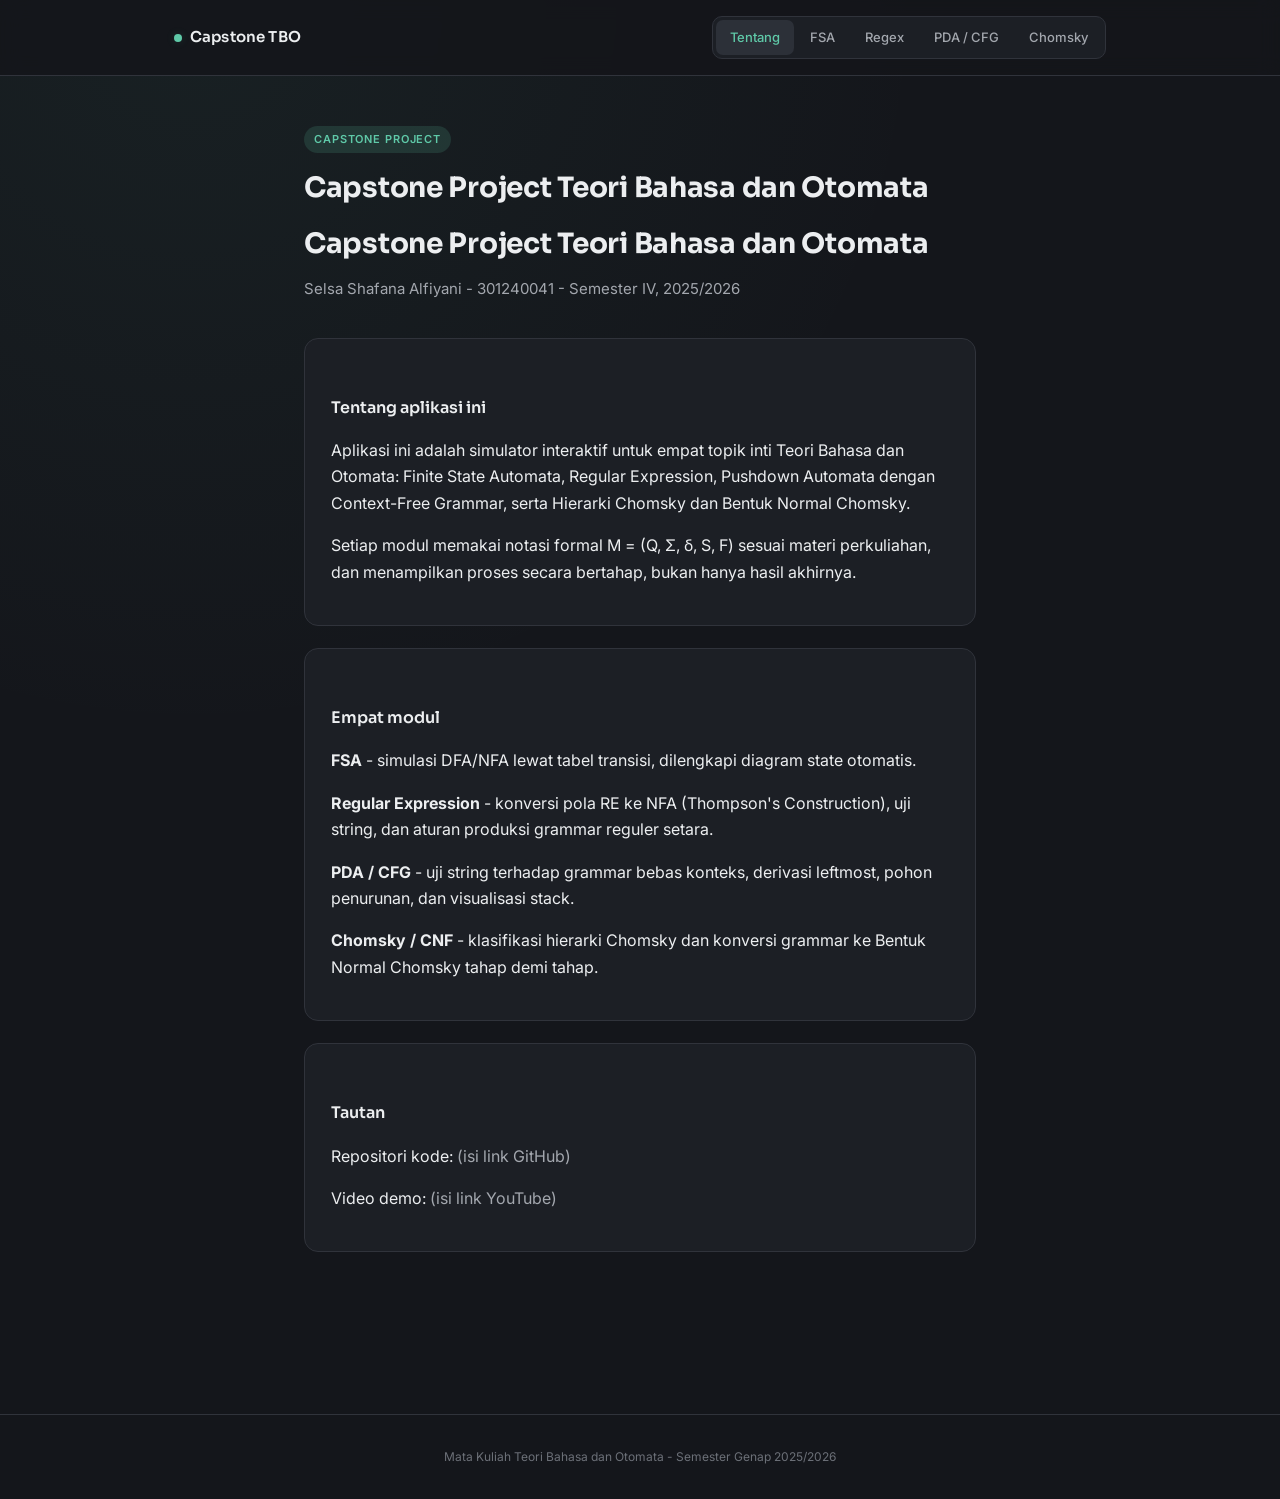
<file: index.html>
<!DOCTYPE html>
<html lang="id">
<head>
<meta charset="UTF-8">
<meta name="viewport" content="width=device-width, initial-scale=1.0">
<title>Capstone Teori Bahasa dan Otomata</title>
<link rel="stylesheet" href="css/style.css">
</head>
<body>

<header>
  <div class="header-inner">
    <span class="brand">Capstone TBO</span>
    <nav>
      <a href="index.html" class="active">Tentang</a>
      <a href="fsa.html">FSA</a>
      <a href="regex.html">Regex</a>
      <a href="pda.html">PDA / CFG</a>
      <a href="chomsky.html">Chomsky</a>
    </nav>
  </div>
</header>

<main>
  <span class="eyebrow">Capstone Project</span>
  <h1>Capstone Project Teori Bahasa dan Otomata</h1><h1>Capstone Project Teori Bahasa dan Otomata</h1>
  <p class="subtitle">Selsa Shafana Alfiyani - 301240041 - Semester IV, 2025/2026</p>

  <div class="card">
    <h2>Tentang aplikasi ini</h2>
    <p>Aplikasi ini adalah simulator interaktif untuk empat topik inti Teori Bahasa dan Otomata: Finite State Automata, Regular Expression, Pushdown Automata dengan Context-Free Grammar, serta Hierarki Chomsky dan Bentuk Normal Chomsky.</p>
    <p>Setiap modul memakai notasi formal M = (Q, Σ, δ, S, F) sesuai materi perkuliahan, dan menampilkan proses secara bertahap, bukan hanya hasil akhirnya.</p>
  </div>

  <div class="card">
    <h2>Empat modul</h2>
    <p><strong style="color:var(--text)">FSA</strong> - simulasi DFA/NFA lewat tabel transisi, dilengkapi diagram state otomatis.</p>
    <p><strong style="color:var(--text)">Regular Expression</strong> - konversi pola RE ke NFA (Thompson's Construction), uji string, dan aturan produksi grammar reguler setara.</p>
    <p><strong style="color:var(--text)">PDA / CFG</strong> - uji string terhadap grammar bebas konteks, derivasi leftmost, pohon penurunan, dan visualisasi stack.</p>
    <p><strong style="color:var(--text)">Chomsky / CNF</strong> - klasifikasi hierarki Chomsky dan konversi grammar ke Bentuk Normal Chomsky tahap demi tahap.</p>
  </div>

  <div class="card">
    <h2>Tautan</h2>
    <p>Repositori kode: <span style="color:var(--text-dim)">(isi link GitHub)</span></p>
    <p>Video demo: <span style="color:var(--text-dim)">(isi link YouTube)</span></p>
  </div>
</main>

<footer>Mata Kuliah Teori Bahasa dan Otomata - Semester Genap 2025/2026</footer>

</body>
</html>
</file>
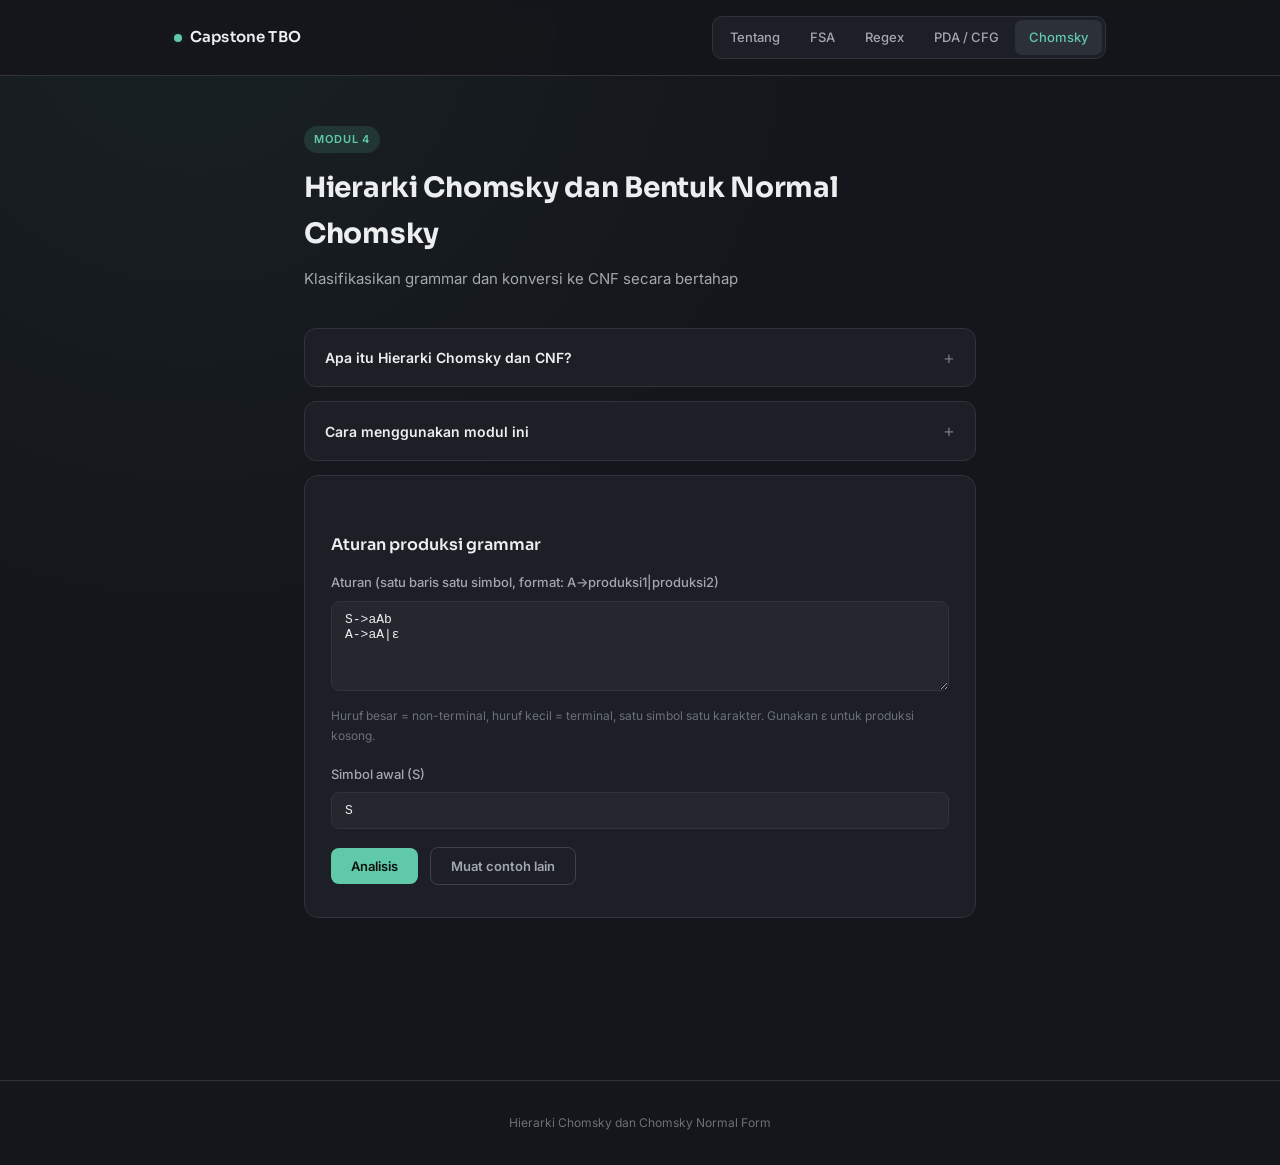
<file: chomsky.html>
<!DOCTYPE html>
<html lang="id">
<head>
<meta charset="UTF-8">
<meta name="viewport" content="width=device-width, initial-scale=1.0">
<title>Modul Chomsky / CNF - Capstone TBO</title>
<link rel="stylesheet" href="css/style.css">
</head>
<body>

<header>
  <div class="header-inner">
    <span class="brand">Capstone TBO</span>
    <nav>
      <a href="index.html">Tentang</a>
      <a href="fsa.html">FSA</a>
      <a href="regex.html">Regex</a>
      <a href="pda.html">PDA / CFG</a>
      <a href="chomsky.html" class="active">Chomsky</a>
    </nav>
  </div>
</header>

<main>
  <span class="eyebrow">Modul 4</span>
  <h1>Hierarki Chomsky dan Bentuk Normal Chomsky</h1>
  <p class="subtitle">Klasifikasikan grammar dan konversi ke CNF secara bertahap</p>

  <details class="info-panel">
    <summary>Apa itu Hierarki Chomsky dan CNF?</summary>
    <div class="info-body">
      <p><strong>Hierarki Chomsky</strong> membagi bahasa formal ke dalam empat tingkatan berdasarkan kompleksitas aturan produksinya - Tipe 0 (paling umum/tak terbatas) hingga Tipe 3 (paling sederhana/reguler). Semakin kecil nomor tipenya, semakin longgar aturannya; semakin besar nomornya, semakin ketat batasannya.</p>
      <p><strong>Chomsky Normal Form (CNF)</strong> adalah bentuk standar dari CFG di mana setiap aturan produksi hanya boleh berbentuk <code>A → BC</code> (dua simbol non-terminal) atau <code>A → a</code> (satu simbol terminal).</p>
      <p>Tujuan mengonversi grammar ke CNF adalah menyederhanakan strukturnya agar lebih mudah diproses oleh algoritma parsing, tanpa mengubah bahasa yang dihasilkan.</p>
    </div>
  </details>

  <details class="info-panel">
    <summary>Cara menggunakan modul ini</summary>
    <div class="info-body">
      <ol>
        <li>Tulis aturan produksi grammar, satu baris satu simbol, format <code>A-&gt;produksi1|produksi2</code>.</li>
        <li>Tentukan simbol awal (biasanya <code>S</code>).</li>
        <li>Klik <strong>"Analisis"</strong>.</li>
        <li>Sistem akan menampilkan klasifikasi tipe grammar, lalu tahapan konversi menuju CNF satu per satu: eliminasi produksi ε, eliminasi produksi unit, pemisahan terminal, hingga hasil akhir CNF.</li>
      </ol>
    </div>
  </details>
  <div class="card">
    <h2>Aturan produksi grammar</h2>
    <label>Aturan (satu baris satu simbol, format: A-&gt;produksi1|produksi2)</label>
    <textarea id="cnfGrammarInput">S->aAb
A->aA|ε</textarea>
    <p class="hint">Huruf besar = non-terminal, huruf kecil = terminal, satu simbol satu karakter. Gunakan ε untuk produksi kosong.</p>
    <label>Simbol awal (S)</label>
    <input type="text" id="cnfStartSymbol" value="S">
    <button onclick="runChomsky()">Analisis</button>
    <button class="secondary" onclick="loadExampleChomsky()">Muat contoh lain</button>
  </div>

  <div id="classifyResultBox"></div>

  <div class="card" id="cnfStepsCard" style="display:none">
    <h2>Tahapan konversi ke CNF</h2>
    <div id="cnfStepsOutput"></div>
  </div>
</main>

<footer>Hierarki Chomsky dan Chomsky Normal Form</footer>

<script src="js/chomsky.js"></script>
</body>
</html>
</file>
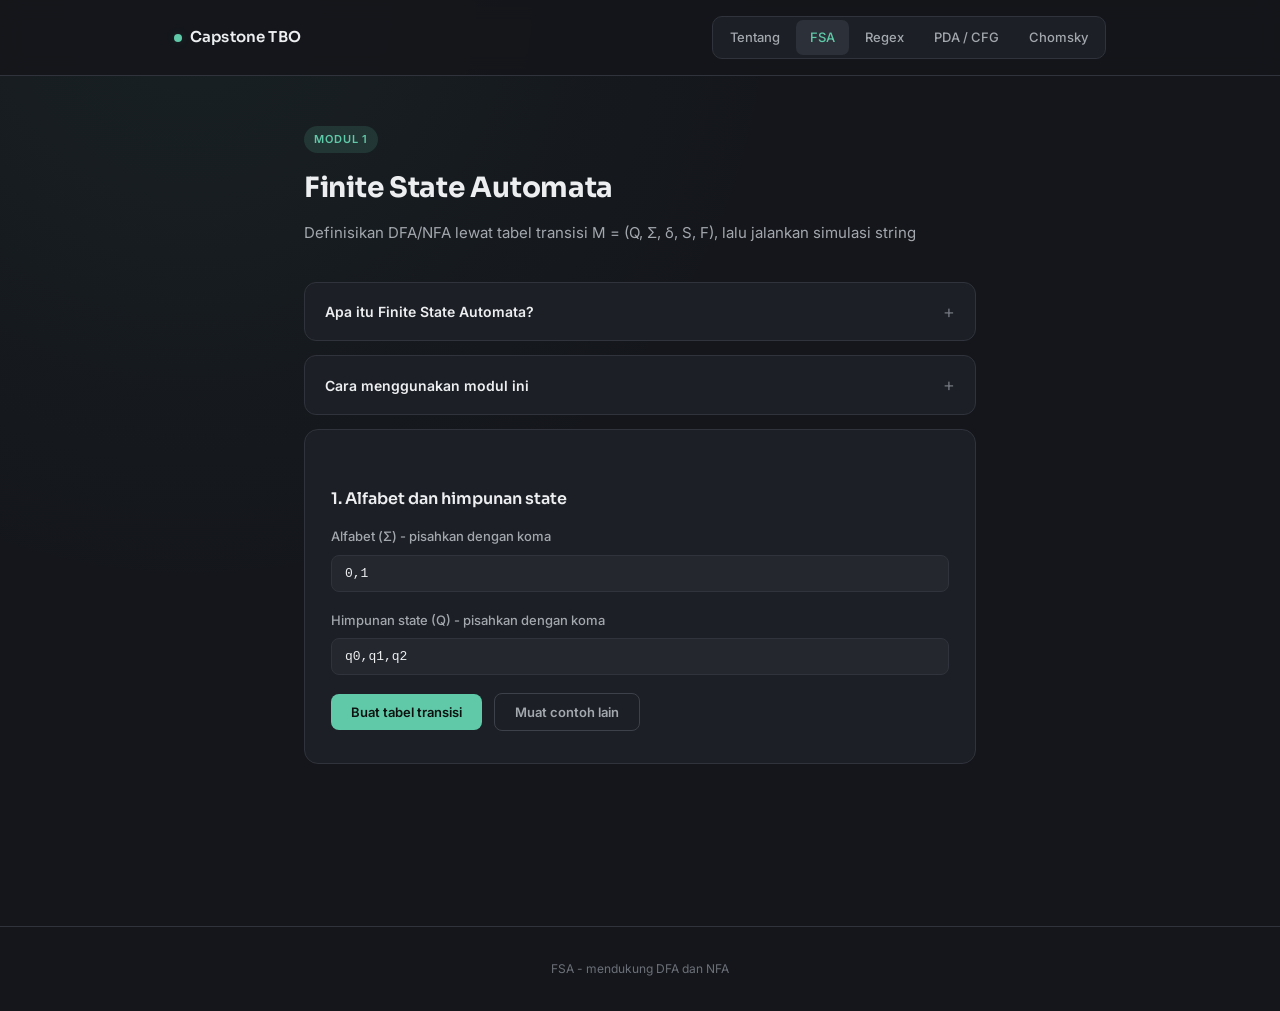
<file: fsa.html>
<!DOCTYPE html>
<html lang="id">
<head>
<meta charset="UTF-8">
<meta name="viewport" content="width=device-width, initial-scale=1.0">
<title>Modul FSA - Capstone TBO</title>
<link rel="stylesheet" href="css/style.css">
</head>
<body>

<header>
  <div class="header-inner">
    <span class="brand">Capstone TBO</span>
    <nav>
      <a href="index.html">Tentang</a>
      <a href="fsa.html" class="active">FSA</a>
      <a href="regex.html">Regex</a>
      <a href="pda.html">PDA / CFG</a>
      <a href="chomsky.html">Chomsky</a>
    </nav>
  </div>
</header>

<main>
  <span class="eyebrow">Modul 1</span>
  <h1>Finite State Automata</h1>
  <p class="subtitle">Definisikan DFA/NFA lewat tabel transisi M = (Q, Σ, δ, S, F), lalu jalankan simulasi string</p>

  <details class="info-panel">
    <summary>Apa itu Finite State Automata?</summary>
    <div class="info-body">
      <p>Finite State Automata (FSA) adalah model komputasi sederhana yang terdiri dari sejumlah <strong>state</strong> (kondisi) dan aturan perpindahan (<strong>transisi</strong>) antar state berdasarkan simbol yang dibaca satu per satu.</p>
      <p><strong>DFA (Deterministic Finite Automata)</strong> - setiap state hanya punya tepat satu tujuan untuk setiap simbol input, sehingga jalannya pasti dan tidak bercabang.</p>
      <p><strong>NFA (Non-deterministic Finite Automata)</strong> - satu state boleh punya lebih dari satu kemungkinan tujuan untuk simbol yang sama, sehingga mesin bisa "berada di beberapa state sekaligus".</p>
      <p>Sebuah string dikatakan <strong>diterima</strong> jika, setelah seluruh simbolnya dibaca habis, mesin berhenti di salah satu <strong>state akhir (F)</strong>.</p>
    </div>
  </details>

  <details class="info-panel">
    <summary>Cara menggunakan modul ini</summary>
    <div class="info-body">
      <ol>
        <li>Isi <strong>alfabet</strong> (simbol yang dipakai, misal <code>0,1</code>) dan daftar <strong>state</strong> (misal <code>q0,q1,q2</code>).</li>
        <li>Klik <strong>"Buat tabel transisi"</strong> untuk memunculkan tabel pengisian.</li>
        <li>Pilih <strong>state awal</strong>, lalu centang <strong>state akhir</strong> (boleh lebih dari satu).</li>
        <li>Isi tabel: untuk setiap state dan setiap simbol, tulis mau pindah ke state mana. Untuk NFA, boleh tulis lebih dari satu tujuan dipisah koma.</li>
        <li>Ketik string yang ingin diuji, lalu klik <strong>"Jalankan simulasi"</strong>.</li>
        <li>Hasil, jejak transisi, definisi formal, dan diagram visual akan muncul di bawahnya.</li>
      </ol>
    </div>
  </details>

  <div class="card">
    <h2>1. Alfabet dan himpunan state</h2>
    <label>Alfabet (Σ) - pisahkan dengan koma</label>
    <input type="text" id="alphabetInput" value="0,1">
    <label>Himpunan state (Q) - pisahkan dengan koma</label>
    <input type="text" id="statesInput" value="q0,q1,q2">
    <button onclick="generateTable()">Buat tabel transisi</button>
    <button class="secondary" onclick="loadExample()">Muat contoh lain</button>
  </div>

  <div class="card" id="tableCard" style="display:none">
    <h2>2. Tabel transisi (δ)</h2>
    <label>State awal (S)</label>
    <select id="startStateSelect"></select>
    <label style="margin-top:16px">State akhir / final (F) - boleh lebih dari satu</label>
    <div class="final-checks" id="finalChecks"></div>
    <label>Isi tujuan tiap state. Untuk NFA, tulis lebih dari satu tujuan dipisah koma. Kosongkan bila tidak ada transisi.</label>
    <div id="transitionTableWrap"></div>
    <label style="margin-top:16px">String yang diuji</label>
    <input type="text" id="testString" value="1011">
    <p class="hint">String hanya boleh berisi simbol yang ada di alfabet (contoh: 0 dan 1). String kosong akan diterima jika state awal juga ditandai sebagai state akhir.</p>
    <button onclick="runFSA()">Jalankan simulasi</button>
  </div>

  <div id="resultBox"></div>

  <div class="card" id="formalCard" style="display:none">
    <h2>Definisi formal M = (Q, Σ, δ, S, F)</h2>
    <div class="formal-grid" id="formalGrid"></div>
  </div>

  <div class="card" id="traceCard" style="display:none">
    <h2>Jejak transisi</h2>
    <div class="chain" id="traceOutput"></div>
  </div>

  <div class="card" id="diagramCard" style="display:none">
    <h2>Visualisasi state diagram</h2>
    <div class="diagram-box" id="diagramOutput"></div>
  </div>
</main>

<footer>FSA - mendukung DFA dan NFA</footer>

<script src="js/diagram.js"></script>
<script src="js/fsa.js"></script>
</body>
</html>
</file>
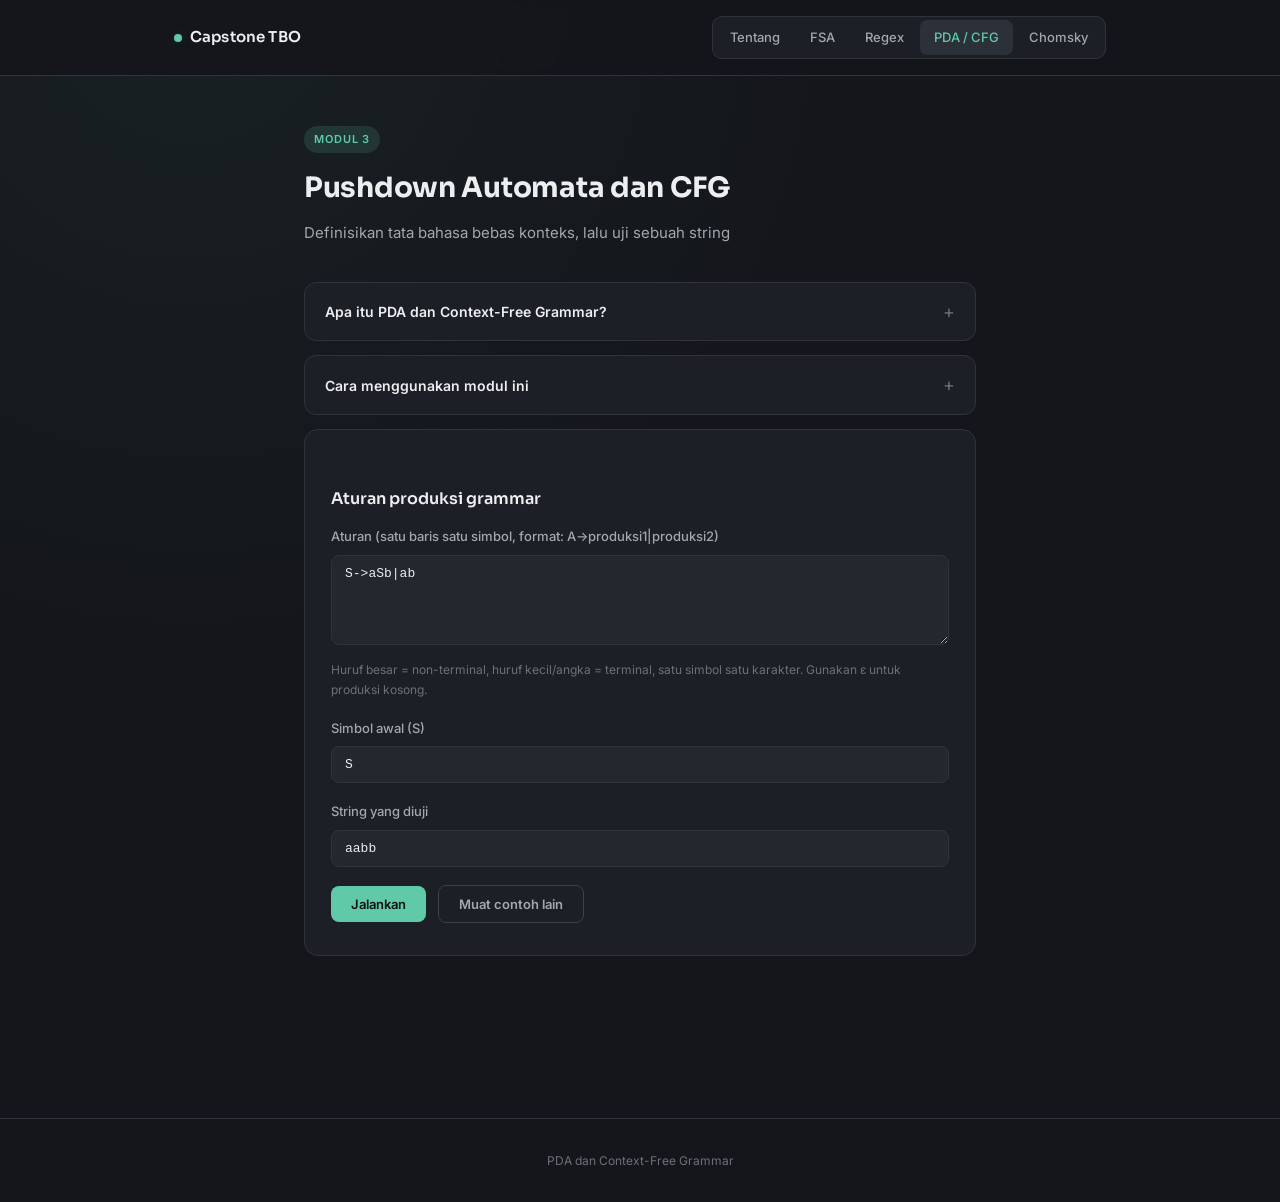
<file: pda.html>
<!DOCTYPE html>
<html lang="id">
<head>
<meta charset="UTF-8">
<meta name="viewport" content="width=device-width, initial-scale=1.0">
<title>Modul PDA / CFG - Capstone TBO</title>
<link rel="stylesheet" href="css/style.css">
</head>
<body>

<header>
  <div class="header-inner">
    <span class="brand">Capstone TBO</span>
    <nav>
      <a href="index.html">Tentang</a>
      <a href="fsa.html">FSA</a>
      <a href="regex.html">Regex</a>
      <a href="pda.html" class="active">PDA / CFG</a>
      <a href="chomsky.html">Chomsky</a>
    </nav>
  </div>
</header>

<main>
  <span class="eyebrow">Modul 3</span>
  <h1>Pushdown Automata dan CFG</h1>
  <p class="subtitle">Definisikan tata bahasa bebas konteks, lalu uji sebuah string</p>

  <details class="info-panel">
    <summary>Apa itu PDA dan Context-Free Grammar?</summary>
    <div class="info-body">
      <p><strong>Context-Free Grammar (CFG)</strong> adalah kumpulan aturan produksi yang mendefinisikan bagaimana sebuah string boleh dibentuk, dimulai dari satu simbol awal yang terus "diturunkan" hingga menjadi rangkaian simbol terminal.</p>
      <p><strong>Pushdown Automata (PDA)</strong> adalah automata yang dilengkapi <strong>stack</strong> (tumpukan memori), sehingga mampu mengenali bahasa yang lebih rumit dari FSA biasa - termasuk pola bersarang seperti tanda kurung yang harus seimbang.</p>
      <p>Proses menurunkan string dari simbol awal disebut <strong>derivasi</strong>. Jika derivasi dilakukan dengan selalu mengganti simbol non-terminal paling kiri lebih dulu, disebut <strong>derivasi leftmost</strong>. Hasil dari seluruh proses derivasi dapat digambarkan sebagai <strong>pohon penurunan (parse tree)</strong>.</p>
    </div>
  </details>

  <details class="info-panel">
    <summary>Cara menggunakan modul ini</summary>
    <div class="info-body">
      <ol>
        <li>Tulis aturan produksi grammar, satu baris satu simbol, format <code>A-&gt;produksi1|produksi2</code>.</li>
        <li>Tentukan simbol awal (biasanya <code>S</code>).</li>
        <li>Ketik string yang ingin diuji.</li>
        <li>Klik <strong>"Jalankan"</strong>.</li>
        <li>Jika diterima, akan muncul proses derivasi leftmost, visualisasi stack, dan pohon penurunan secara grafis.</li>
      </ol>
    </div>
  </details>

  <div class="card">
    <h2>Aturan produksi grammar</h2>
    <label>Aturan (satu baris satu simbol, format: A-&gt;produksi1|produksi2)</label>
    <textarea id="grammarInput">S->aSb|ab</textarea>
    <p class="hint">Huruf besar = non-terminal, huruf kecil/angka = terminal, satu simbol satu karakter. Gunakan ε untuk produksi kosong.</p>
    <label>Simbol awal (S)</label>
    <input type="text" id="startSymbol" value="S">
    <label>String yang diuji</label>
    <input type="text" id="pdaTestString" value="aabb">
    <button onclick="runPDA()">Jalankan</button>
    <button class="secondary" onclick="loadExamplePDA()">Muat contoh lain</button>
  </div>

  <div id="pdaResultBox"></div>

  <div class="card" id="derivationCard" style="display:none">
    <h2>Derivasi leftmost</h2>
    <div id="derivationOutput" style="font-family:var(--font-mono);font-size:13px;line-height:1.9"></div>
  </div>

  <div class="card" id="stackCard" style="display:none">
    <h2>Visualisasi stack PDA (tahap awal parsing)</h2>
    <p class="hint" style="margin-top:0">Menunjukkan isi stack saat menurunkan simbol awal secara leftmost</p>
    <div class="stack-view" id="stackOutput"></div>
  </div>

  <div class="card" id="treeCard" style="display:none">
    <h2>Pohon penurunan</h2>
    <div class="diagram-box" id="treeOutput"></div>
  </div>
</main>

<footer>PDA dan Context-Free Grammar</footer>

<script src="js/diagram.js"></script>
<script src="js/pda.js"></script>
</body>
</html>
</file>
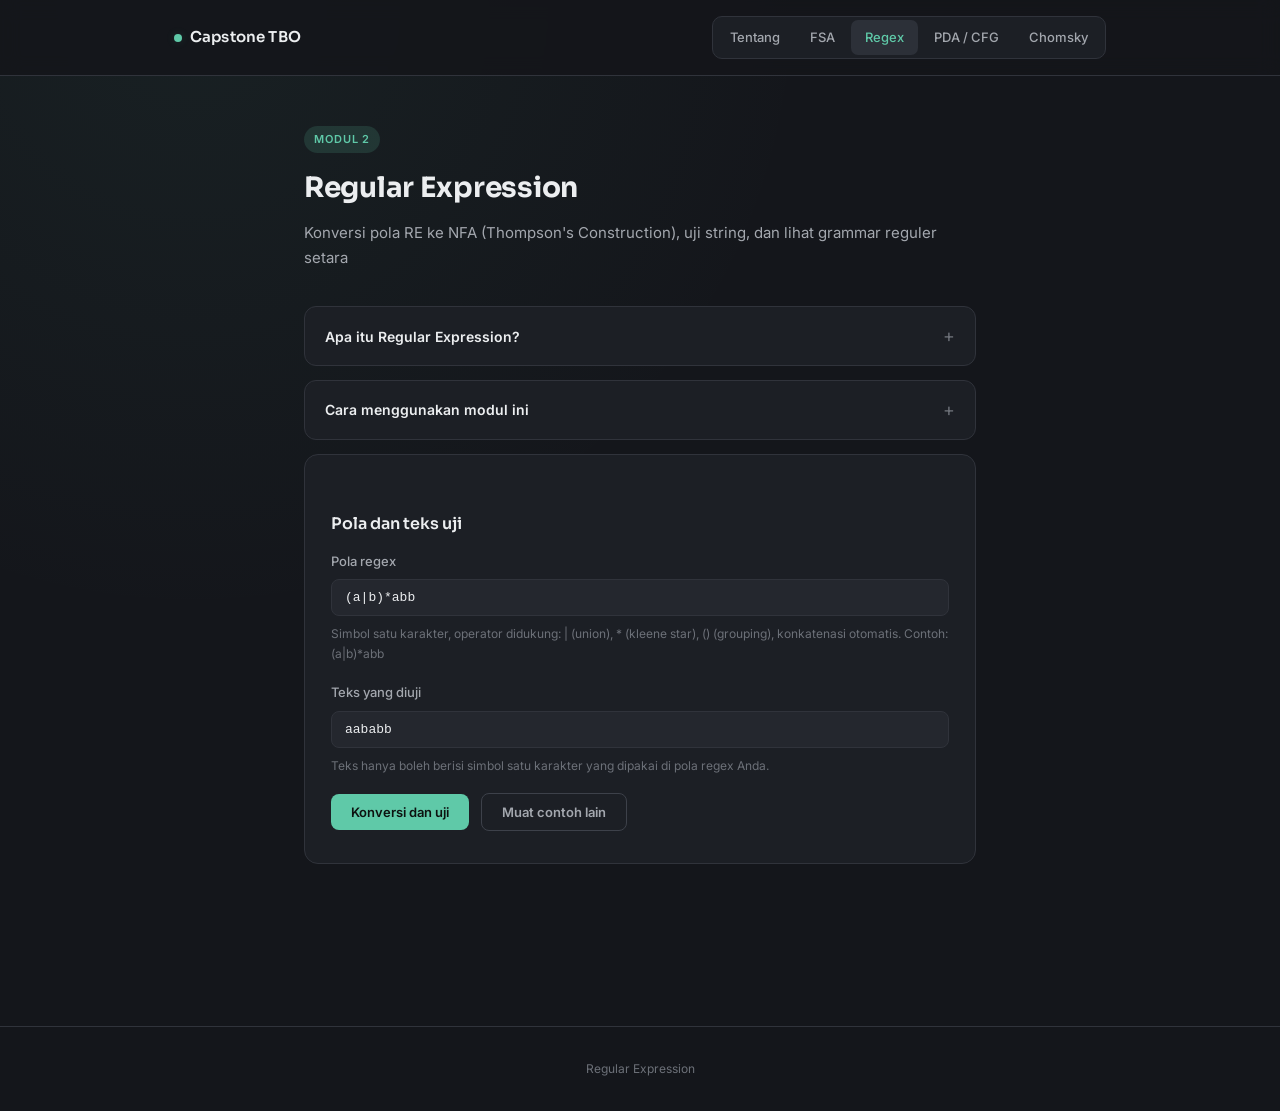
<file: regex.html>
<!DOCTYPE html>
<html lang="id">
<head>
<meta charset="UTF-8">
<meta name="viewport" content="width=device-width, initial-scale=1.0">
<title>Modul Regex - Capstone TBO</title>
<link rel="stylesheet" href="css/style.css">
</head>
<body>

<header>
  <div class="header-inner">
    <span class="brand">Capstone TBO</span>
    <nav>
      <a href="index.html">Tentang</a>
      <a href="fsa.html">FSA</a>
      <a href="regex.html" class="active">Regex</a>
      <a href="pda.html">PDA / CFG</a>
      <a href="chomsky.html">Chomsky</a>
    </nav>
  </div>
</header>

<main>
  <span class="eyebrow">Modul 2</span>
  <h1>Regular Expression</h1>
  <p class="subtitle">Konversi pola RE ke NFA (Thompson's Construction), uji string, dan lihat grammar reguler setara</p>

  <details class="info-panel">
    <summary>Apa itu Regular Expression?</summary>
    <div class="info-body">
      <p>Regular Expression (RE) adalah notasi ringkas untuk mendeskripsikan pola sebuah string. Alih-alih menuliskan mesin state satu per satu, pola bisa ditulis sebagai satu ekspresi singkat.</p>
      <p>Operator dasar yang didukung modul ini:</p>
      <ul>
        <li><strong>|</strong> (union) - "atau", contoh <code>a|b</code> berarti simbol a atau b</li>
        <li><strong>*</strong> (kleene star) - pengulangan nol kali atau lebih, contoh <code>a*</code> berarti kosong, a, aa, aaa, dst</li>
        <li><strong>()</strong> (grouping) - mengelompokkan sub-pola, contoh <code>(ab)*</code></li>
      </ul>
      <p>Setiap pola RE pada modul ini dikonversi menjadi NFA yang setara menggunakan metode <strong>Thompson's Construction</strong>, lalu NFA tersebut yang dipakai untuk menguji apakah suatu string cocok dengan pola.</p>
    </div>
  </details>

  <details class="info-panel">
    <summary>Cara menggunakan modul ini</summary>
    <div class="info-body">
      <ol>
        <li>Tulis pola regex pada kolom <strong>"Pola regex"</strong>.</li>
        <li>Tulis teks yang ingin diuji pada kolom <strong>"Teks yang diuji"</strong>.</li>
        <li>Klik <strong>"Konversi dan uji"</strong>.</li>
        <li>Hasil kecocokan akan langsung terlihat, diikuti definisi formal NFA hasil konversi, tabel transisi, diagram visual, dan aturan produksi grammar reguler yang setara.</li>
      </ol>
    </div>
  </details>

  <div class="card">
    <h2>Pola dan teks uji</h2>
    <label>Pola regex</label>
    <input type="text" id="pattern" value="(a|b)*abb">
    <p class="hint">Simbol satu karakter, operator didukung: | (union), * (kleene star), () (grouping), konkatenasi otomatis. Contoh: (a|b)*abb</p>
    <label>Teks yang diuji</label>
    <input type="text" id="testText" value="aababb">
    <p class="hint">Teks hanya boleh berisi simbol satu karakter yang dipakai di pola regex Anda.</p>
    <button onclick="runRegex()">Konversi dan uji</button>
    <button class="secondary" onclick="loadExampleRegex()">Muat contoh lain</button>
  </div>

  <div id="resultBox"></div>

  <div class="card" id="formalCard" style="display:none">
    <h2>Definisi formal hasil konversi NFA</h2>
    <div class="formal-grid" id="formalGrid"></div>
  </div>

  <div class="card" id="tableCard" style="display:none">
    <h2>Tabel transisi NFA</h2>
    <div id="tableOutput"></div>
  </div>

  <div class="card" id="diagramCard" style="display:none">
    <h2>Visualisasi state diagram NFA</h2>
    <div class="diagram-box" id="diagramOutput"></div>
  </div>

  <div class="card" id="grammarCard" style="display:none">
    <h2>Aturan produksi grammar reguler setara</h2>
    <p class="hint" style="margin-top:0">Diturunkan langsung dari struktur NFA: tiap state adalah non-terminal</p>
    <div class="grammar-list" id="grammarOutput"></div>
  </div>
</main>

<footer>Regular Expression</footer>

<script src="js/diagram.js"></script>
<script src="js/regex.js"></script>
</body>
</html>
</file>
<file: css/style.css>
@import url('https://fonts.googleapis.com/css2?family=Inter:wght@400;500;600&family=Sora:wght@500;600;700&display=swap');

:root {
  --bg: #14161b;
  --surface: #1c1f25;
  --surface-2: #24272e;
  --surface-3: #2c3038;
  --border: #30333b;
  --border-strong: #3d414a;
  --text: #eceef0;
  --text-dim: #a3a7ae;
  --text-muted: #6c7078;
  --accent: #5fc9a8;
  --accent-dim: #3f8f74;
  --accent-glow: rgba(95, 201, 168, 0.15);
  --danger: #e07a68;
  --success: #6bc27f;
  --font-sans: 'Inter', -apple-system, BlinkMacSystemFont, sans-serif;
  --font-heading: 'Sora', 'Inter', sans-serif;
  --font-mono: 'JetBrains Mono', 'SF Mono', Consolas, Menlo, monospace;
}

* { box-sizing: border-box; }

body {
  margin: 0;
  background: var(--bg);
  background-image: radial-gradient(circle at 15% 0%, rgba(95, 201, 168, 0.06), transparent 40%);
  color: var(--text);
  font-family: var(--font-sans);
  line-height: 1.65;
  -webkit-font-smoothing: antialiased;
}

header {
  position: sticky;
  top: 0;
  z-index: 10;
  background: rgba(20, 22, 27, 0.85);
  backdrop-filter: blur(10px);
  border-bottom: 1px solid var(--border);
}

.header-inner {
  max-width: 980px;
  margin: 0 auto;
  padding: 16px 24px;
  display: flex;
  align-items: center;
  justify-content: space-between;
  gap: 24px;
  flex-wrap: wrap;
}

header .brand {
  font-family: var(--font-heading);
  font-size: 15px;
  font-weight: 600;
  letter-spacing: 0.01em;
  display: flex;
  align-items: center;
  gap: 8px;
}

header .brand::before {
  content: '';
  width: 8px;
  height: 8px;
  border-radius: 50%;
  background: var(--accent);
  box-shadow: 0 0 8px var(--accent-glow);
}

nav {
  display: flex;
  gap: 2px;
  background: var(--surface);
  border: 1px solid var(--border);
  border-radius: 10px;
  padding: 3px;
  flex-wrap: wrap;
}

nav a {
  color: var(--text-dim);
  text-decoration: none;
  font-size: 13px;
  font-weight: 500;
  padding: 7px 14px;
  border-radius: 7px;
  transition: color 0.15s, background 0.15s;
  white-space: nowrap;
}

nav a:hover { color: var(--text); }

nav a.active {
  background: var(--surface-3);
  color: var(--accent);
}

main {
  max-width: 720px;
  margin: 0 auto;
  padding: 48px 24px 100px;
}

h1 {
  font-family: var(--font-heading);
  font-size: 28px;
  font-weight: 700;
  letter-spacing: -0.01em;
  margin: 0 0 10px;
}

h2 {
  font-family: var(--font-heading);
  font-size: 16px;
  font-weight: 600;
  margin: 32px 0 14px;
}

h3 {
  font-family: var(--font-heading);
  font-size: 13px;
  font-weight: 600;
  color: var(--text-dim);
  margin: 20px 0 10px;
  text-transform: uppercase;
  letter-spacing: 0.04em;
}

p.subtitle {
  color: var(--text-dim);
  font-size: 15px;
  margin: 0 0 36px;
}

.card {
  background: var(--surface);
  border: 1px solid var(--border);
  border-radius: 14px;
  padding: 24px 26px;
  margin-bottom: 22px;
}

label {
  display: block;
  font-size: 13px;
  color: var(--text-dim);
  margin-bottom: 7px;
  font-weight: 500;
}

textarea, input[type="text"], select {
  width: 100%;
  background: var(--surface-2);
  border: 1px solid var(--border);
  border-radius: 8px;
  color: var(--text);
  font-family: var(--font-mono);
  font-size: 13px;
  padding: 10px 13px;
  margin-bottom: 18px;
  transition: border-color 0.15s;
}

textarea { min-height: 90px; resize: vertical; }

textarea:focus, input:focus, select:focus {
  outline: none;
  border-color: var(--accent-dim);
  box-shadow: 0 0 0 3px var(--accent-glow);
}

button {
  background: var(--accent);
  color: #0d1210;
  border: none;
  border-radius: 8px;
  font-family: var(--font-sans);
  font-size: 13px;
  font-weight: 600;
  padding: 10px 20px;
  cursor: pointer;
  transition: background 0.15s, transform 0.1s;
  margin-right: 8px;
  margin-bottom: 8px;
}

button:hover { background: #74d6b6; }
button:active { transform: scale(0.98); }

button.secondary {
  background: transparent;
  border: 1px solid var(--border-strong);
  color: var(--text-dim);
}

button.secondary:hover {
  border-color: var(--text-dim);
  color: var(--text);
  background: var(--surface-2);
}

.result {
  display: flex;
  align-items: center;
  justify-content: space-between;
  border-radius: 10px;
  padding: 15px 20px;
  margin: 18px 0;
  font-size: 14px;
  font-weight: 600;
  border: 1px solid transparent;
  flex-wrap: wrap;
  gap: 6px;
}

.result.accepted {
  background: rgba(107, 194, 127, 0.1);
  color: var(--success);
  border-color: rgba(107, 194, 127, 0.25);
}

.result.rejected {
  background: rgba(224, 122, 104, 0.1);
  color: var(--danger);
  border-color: rgba(224, 122, 104, 0.25);
}

.result.error {
  background: var(--surface-2);
  color: var(--text-dim);
  border-color: var(--border);
}

.trace, .chain {
  display: flex;
  flex-wrap: wrap;
  align-items: center;
  gap: 6px;
  font-family: var(--font-mono);
  font-size: 12px;
}

.trace .state, .chain .step {
  background: var(--surface-2);
  border: 1px solid var(--border);
  border-radius: 6px;
  padding: 6px 10px;
}

.trace .state.fail, .chain .step.dead { border-color: var(--danger); color: var(--danger); }
.trace .symbol, .chain .arrow { color: var(--text-muted); }

.hint {
  font-size: 12px;
  color: var(--text-muted);
  margin-top: -10px;
  margin-bottom: 18px;
}

footer {
  text-align: center;
  color: var(--text-muted);
  font-size: 12px;
  padding: 32px 24px;
  border-top: 1px solid var(--border);
  margin-top: 40px;
}

.formal-grid {
  display: grid;
  grid-template-columns: repeat(4, 1fr);
  gap: 12px;
  margin: 18px 0;
}

.formal-card {
  background: var(--surface-2);
  border: 1px solid var(--border);
  border-radius: 10px;
  padding: 14px;
}

.formal-card .label {
  font-size: 11px;
  color: var(--text-muted);
  margin-bottom: 5px;
  text-transform: uppercase;
  letter-spacing: 0.04em;
}

.formal-card .value {
  font-family: var(--font-mono);
  font-size: 14px;
  color: var(--accent);
  word-break: break-word;
}

table.transition-table {
  width: 100%;
  border-collapse: collapse;
  margin-bottom: 18px;
  font-size: 13px;
  border-radius: 10px;
  overflow: hidden;
}

table.transition-table th, table.transition-table td {
  border: 1px solid var(--border);
  padding: 9px;
  text-align: center;
}

table.transition-table th {
  background: var(--surface-2);
  color: var(--text-dim);
  font-weight: 600;
  font-size: 12px;
}

table.transition-table td input {
  width: 100%;
  background: var(--surface-3);
  border: 1px solid var(--border);
  border-radius: 6px;
  color: var(--text);
  font-family: var(--font-mono);
  font-size: 12px;
  padding: 6px 7px;
  text-align: center;
  margin: 0;
}

table.transition-table.readonly td {
  font-family: var(--font-mono);
  color: var(--text-dim);
}

.final-checks {
  display: flex;
  flex-wrap: wrap;
  gap: 12px;
  margin-bottom: 18px;
}

.final-checks label {
  display: flex;
  align-items: center;
  gap: 6px;
  font-size: 13px;
  color: var(--text);
  margin-bottom: 0;
  font-weight: 400;
}

.diagram-box {
  background: var(--surface-2);
  border: 1px solid var(--border);
  border-radius: 12px;
  padding: 20px;
  overflow-x: auto;
}

.grammar-list {
  display: flex;
  flex-direction: column;
  gap: 6px;
  font-family: var(--font-mono);
  font-size: 13px;
}

.grammar-list .rule {
  background: var(--surface-2);
  border: 1px solid var(--border);
  border-radius: 6px;
  padding: 8px 12px;
}

.grammar-list .rule .nt { color: var(--accent); }

/* pohon penurunan, modul PDA/CFG */
.tree-view { font-family: var(--font-mono); font-size: 13px; }
.tree-node { margin: 4px 0; }
.tree-label {
  background: var(--surface-2);
  border: 1px solid var(--border);
  border-radius: 5px;
  padding: 3px 8px;
  color: var(--accent);
}
.tree-leaf { background: transparent; color: var(--text-dim); padding: 3px 8px; }
.tree-children {
  margin-left: 24px;
  padding-left: 12px;
  border-left: 1px solid var(--border);
  margin-top: 4px;
}

/* visualisasi stack PDA */
.stack-view {
  display: flex;
  flex-direction: column-reverse;
  gap: 4px;
  width: 80px;
  font-family: var(--font-mono);
  font-size: 13px;
}

.stack-view .cell {
  background: var(--surface-2);
  border: 1px solid var(--border);
  border-radius: 6px;
  padding: 8px;
  text-align: center;
}

.stack-view .cell.bottom { border-color: var(--accent-dim); color: var(--accent); }

/* kontrol zoom untuk diagram dan pohon penurunan */
.zoom-controls {
  display: flex;
  gap: 8px;
  margin-bottom: 12px;
}

.zoom-btn {
  padding: 6px 12px;
  font-size: 12px;
  margin: 0;
}

.zoom-scroll {
  overflow: auto;
  max-height: 440px;
  border-radius: 8px;
  background: var(--surface-2);
  border: 1px solid var(--border);
}

.zoom-inner {
  transform-origin: 0 0;
  transition: transform 0.12s ease;
}

/* label kecil di atas judul halaman */
.eyebrow {
  display: inline-block;
  font-size: 11px;
  font-weight: 600;
  letter-spacing: 0.08em;
  text-transform: uppercase;
  color: var(--accent);
  background: var(--accent-glow);
  padding: 4px 10px;
  border-radius: 20px;
  margin-bottom: 12px;
}

/* panel teori/cara pakai yang bisa dibuka-tutup */
details.info-panel {
  background: var(--surface);
  border: 1px solid var(--border);
  border-radius: 12px;
  margin-bottom: 14px;
  overflow: hidden;
}

details.info-panel summary {
  cursor: pointer;
  list-style: none;
  padding: 14px 20px;
  display: flex;
  align-items: center;
  justify-content: space-between;
  font-weight: 600;
  font-size: 14px;
  color: var(--text);
}

details.info-panel summary::-webkit-details-marker { display: none; }

details.info-panel summary::after {
  content: '+';
  color: var(--text-muted);
  font-size: 18px;
  font-weight: 400;
}

details.info-panel[open] summary::after { content: '−'; }

details.info-panel summary:hover { color: var(--accent); }

details.info-panel .info-body {
  padding: 0 20px 18px;
  font-size: 13.5px;
  color: var(--text-dim);
  line-height: 1.75;
  border-top: 1px solid var(--border);
  padding-top: 14px;
}

details.info-panel .info-body p { margin: 0 0 10px; }
details.info-panel .info-body ol,
details.info-panel .info-body ul { margin: 0 0 10px; padding-left: 20px; }
details.info-panel .info-body li { margin-bottom: 6px; }
details.info-panel .info-body strong { color: var(--text); }

/* kotak catatan penting, versi lebih menonjol dari .hint biasa */
.note {
  background: var(--surface-2);
  border-left: 3px solid var(--accent-dim);
  border-radius: 6px;
  padding: 10px 14px;
  font-size: 12.5px;
  color: var(--text-dim);
  margin-bottom: 18px;
}

/* animasi halus saat hasil muncul */
@keyframes fadeSlideIn {
  from { opacity: 0; transform: translateY(4px); }
  to { opacity: 1; transform: translateY(0); }
}

.result { animation: fadeSlideIn 0.25s ease; }

/* rapikan tampilan di layar kecil */
@media (max-width: 600px) {
  .formal-grid { grid-template-columns: repeat(2, 1fr); }
  .header-inner { padding: 14px 16px; }
  nav a { padding: 6px 10px; font-size: 12px; }
  main { padding: 32px 16px 80px; }
  h1 { font-size: 23px; }
}
</file>
